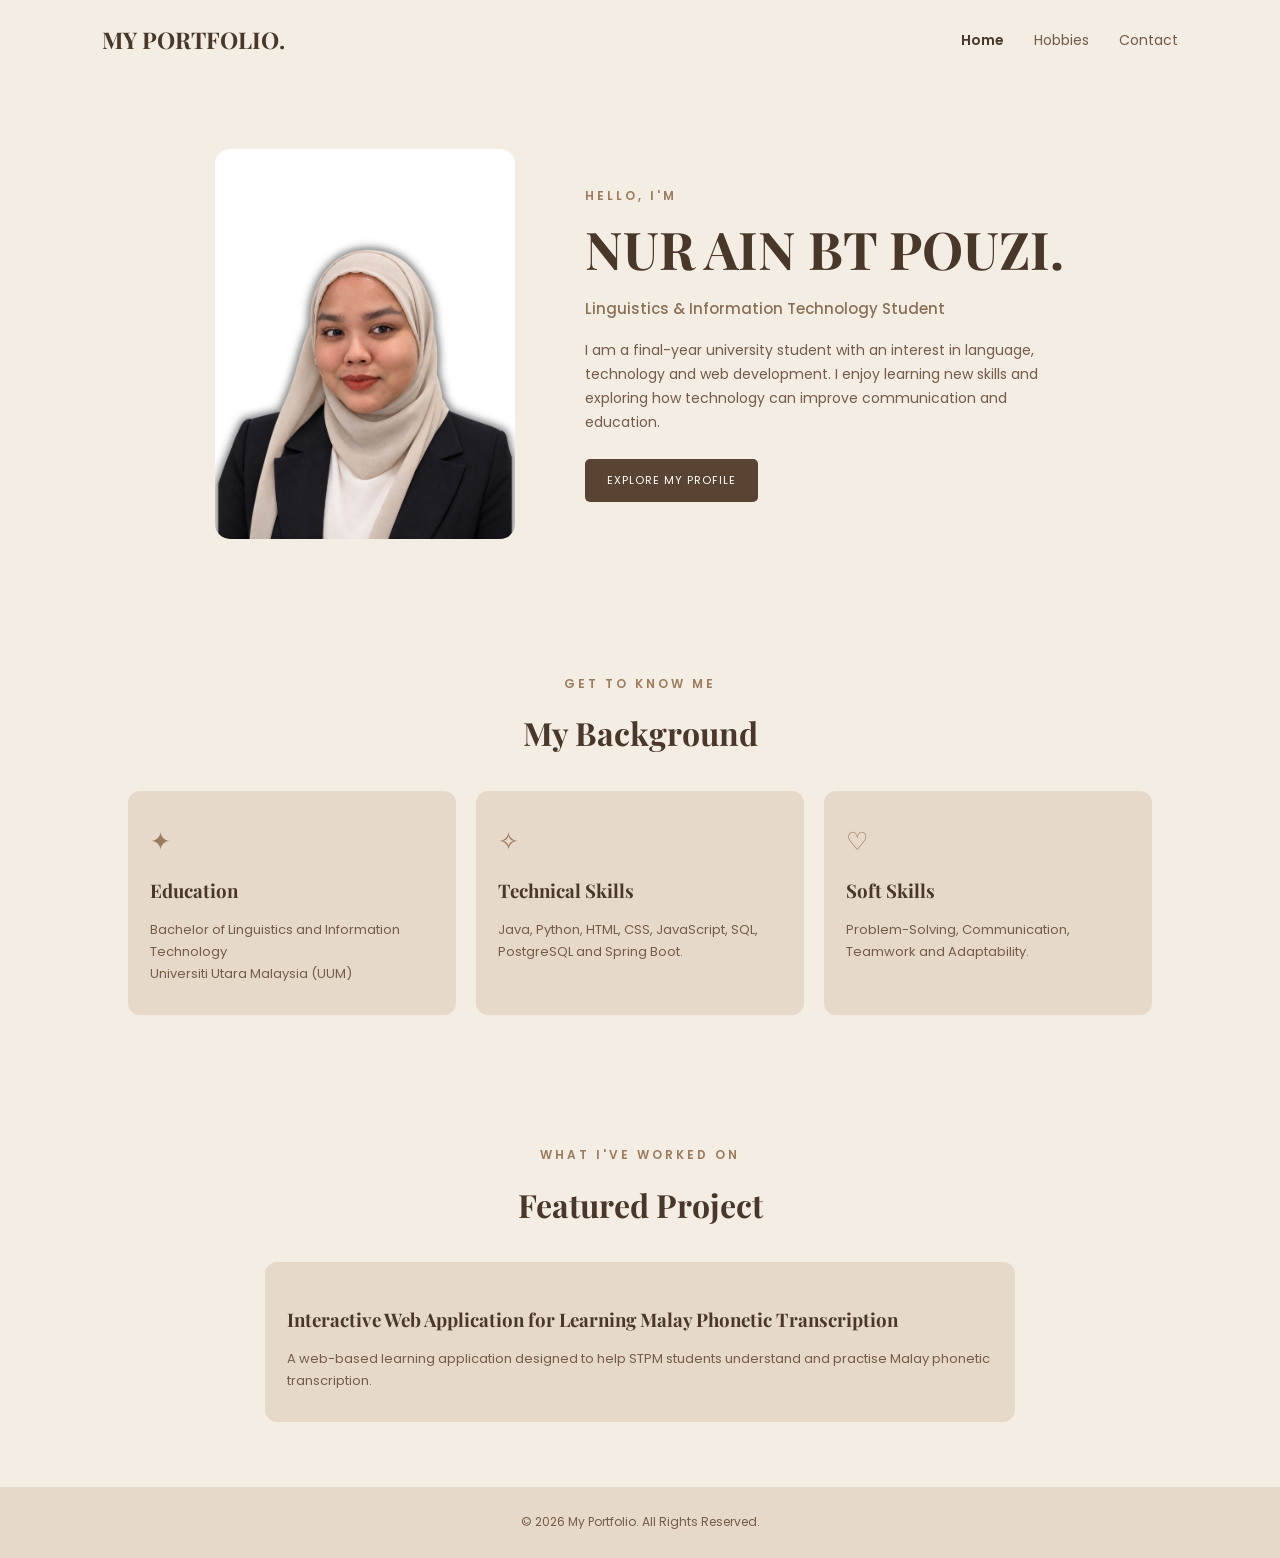
<file: index.html>
<!DOCTYPE html>
<html lang="en">
<head>
    <meta charset="UTF-8">
    <title>
        <!DOCTYPE html>
        <html lang="en">
        <head>
        <meta charset="UTF-8">
        <meta name="viewport" content="width=device-width, initial-scale=1.0">
        <title>Home | My Portfolio</title>
    <link rel="stylesheet" href="style.css">
    <link href="https://fonts.googleapis.com/css2?family=Playfair+Display:wght@400;500;600;700&family=Poppins:wght@300;400;500;600&display=swap" rel="stylesheet">
</head>
<body>

<header>
    <nav class="navbar">
        <a href="index.html" class="logo">MY PORTFOLIO.</a>

        <ul class="nav-links">
            <li><a href="index.html" class="active">Home</a></li>
            <li><a href="hobbies.html">Hobbies</a></li>
            <li><a href="contact.html">Contact</a></li>
        </ul>
    </nav>
</header>

<main>
    <section class="hero">
        <div class="profile-container">
            <img src="images/profile.jpg" alt="My Profile Picture" class="profile-img">
        </div>

        <div class="hero-content">
            <p class="eyebrow">HELLO, I'M</p>
            <h1>NUR AIN BT POUZI.</h1>
            <h3>Linguistics & Information Technology Student</h3>

            <p class="intro">
                I am a final-year university student with an interest
                in language, technology and web development.
                I enjoy learning new skills and exploring how
                technology can improve communication and education.
            </p>

            <a href="#background" class="btn">EXPLORE MY PROFILE</a>
        </div>
    </section>

    <section class="background-section" id="background">
        <p class="eyebrow">GET TO KNOW ME</p>
        <h2>My Background</h2>

        <div class="info-grid">
            <div class="info-card">
                <span class="card-icon">✦</span>
                <h3>Education</h3>
                <p>
                    Bachelor of Linguistics and Information Technology
                    <br>
                    Universiti Utara Malaysia (UUM)
                </p>
            </div>

            <div class="info-card">
                <span class="card-icon">✧</span>
                <h3>Technical Skills</h3>
                <p>
                    Java, Python, HTML, CSS, JavaScript,
                    SQL, PostgreSQL and Spring Boot.
                </p>
            </div>

            <div class="info-card">
                <span class="card-icon">♡</span>
                <h3>Soft Skills</h3>
                <p>
                    Problem-Solving, Communication,
                    Teamwork and Adaptability.
                </p>
            </div>
        </div>
    </section>

    <section class="project-section">
        <p class="eyebrow">WHAT I'VE WORKED ON</p>
        <h2>Featured Project</h2>

        <div class="project-card">
            <h3>Interactive Web Application for Learning
                Malay Phonetic Transcription</h3>

            <p>
                A web-based learning application designed to help
                STPM students understand and practise Malay
                phonetic transcription.
            </p>
        </div>
    </section>
</main>

<footer>
    <p>© 2026 My Portfolio. All Rights Reserved.</p>
</footer>

</body>
</html>
</title>
</head>
<body>

</body>
</html>
</file>
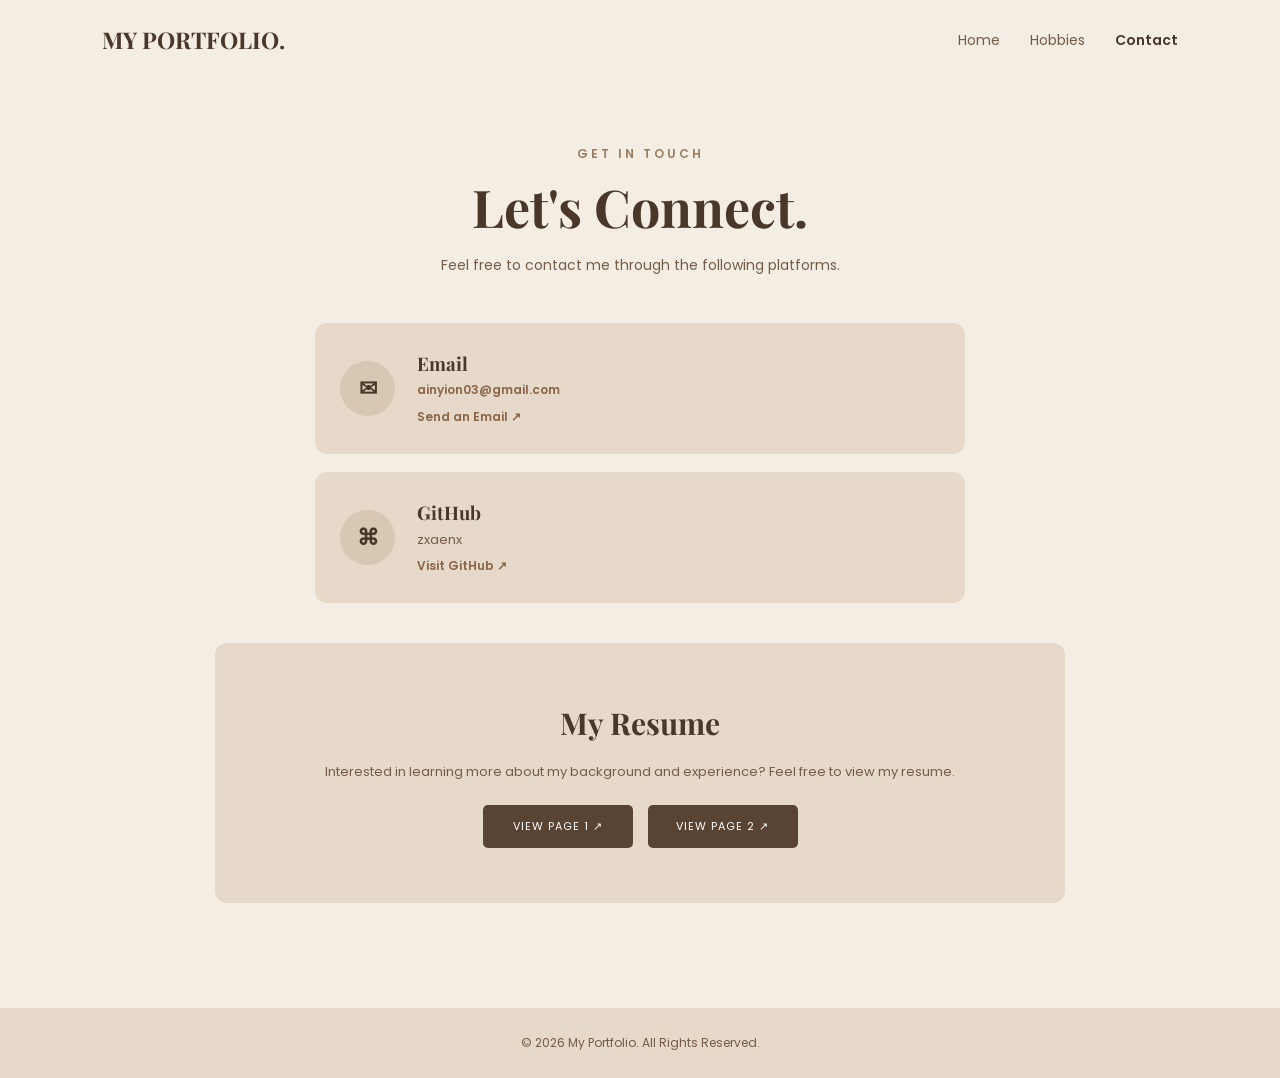
<file: contact.html>
<!DOCTYPE html>
<html lang="en">
<head>
    <meta charset="UTF-8">
    <meta name="viewport" content="width=device-width, initial-scale=1.0">
    <title>Contact | My Portfolio</title>

    <link rel="stylesheet" href="style.css">

    <link href="https://fonts.googleapis.com/css2?family=Playfair+Display:wght@400;500;600;700&family=Poppins:wght@300;400;500;600&display=swap" rel="stylesheet">
</head>

<body>

<header>
    <nav class="navbar">
        <a href="index.html" class="logo">MY PORTFOLIO.</a>

        <ul class="nav-links">
            <li><a href="index.html">Home</a></li>
            <li><a href="hobbies.html">Hobbies</a></li>
            <li><a href="contact.html" class="active">Contact</a></li>
        </ul>
    </nav>
</header>

<main class="page-container">

    <!-- PAGE HEADING -->
    <section class="page-heading">
        <p class="eyebrow">GET IN TOUCH</p>
        <h1>Let's Connect.</h1>
        <p>
            Feel free to contact me through the
            following platforms.
        </p>
    </section>

    <!-- CONTACT INFORMATION -->
    <section class="contact-container">

        <!-- EMAIL -->
        <div class="contact-card">
            <div class="contact-icon">✉</div>
            <div>
                <h3>Email</h3>
                <p>
                    <a href="mailto:ainyion03@gmail.com">
                        ainyion03@gmail.com
                    </a>
                </p>
                <a href="mailto:ainyion03@gmail.com">
                    Send an Email ↗
                </a>
            </div>
        </div>

        <!-- GITHUB -->
        <div class="contact-card">
            <div class="contact-icon">⌘</div>
            <div>
                <h3>GitHub</h3>
                <p>zxaenx</p>
                <a href="https://github.com/zxaenx"
                   target="_blank" rel="noopener noreferrer">
                    Visit GitHub ↗
                </a>
            </div>
        </div>

    </section>


    <section class="resume-section">
        <h2>My Resume</h2>

        <p>
            Interested in learning more about my background
            and experience? Feel free to view my resume.
        </p>

        <div class="resume-buttons">
            <a href="images/images1.jpg" target="_blank" class="btn">
                VIEW PAGE 1 ↗
            </a>

            <a href="images/images2.jpg" target="_blank" class="btn">
                VIEW PAGE 2 ↗
            </a>
        </div>
    </section>

</main>

<!-- FOOTER -->
<footer>
    <p>© 2026 My Portfolio. All Rights Reserved.</p>
</footer>

</body>
</html>
</file>
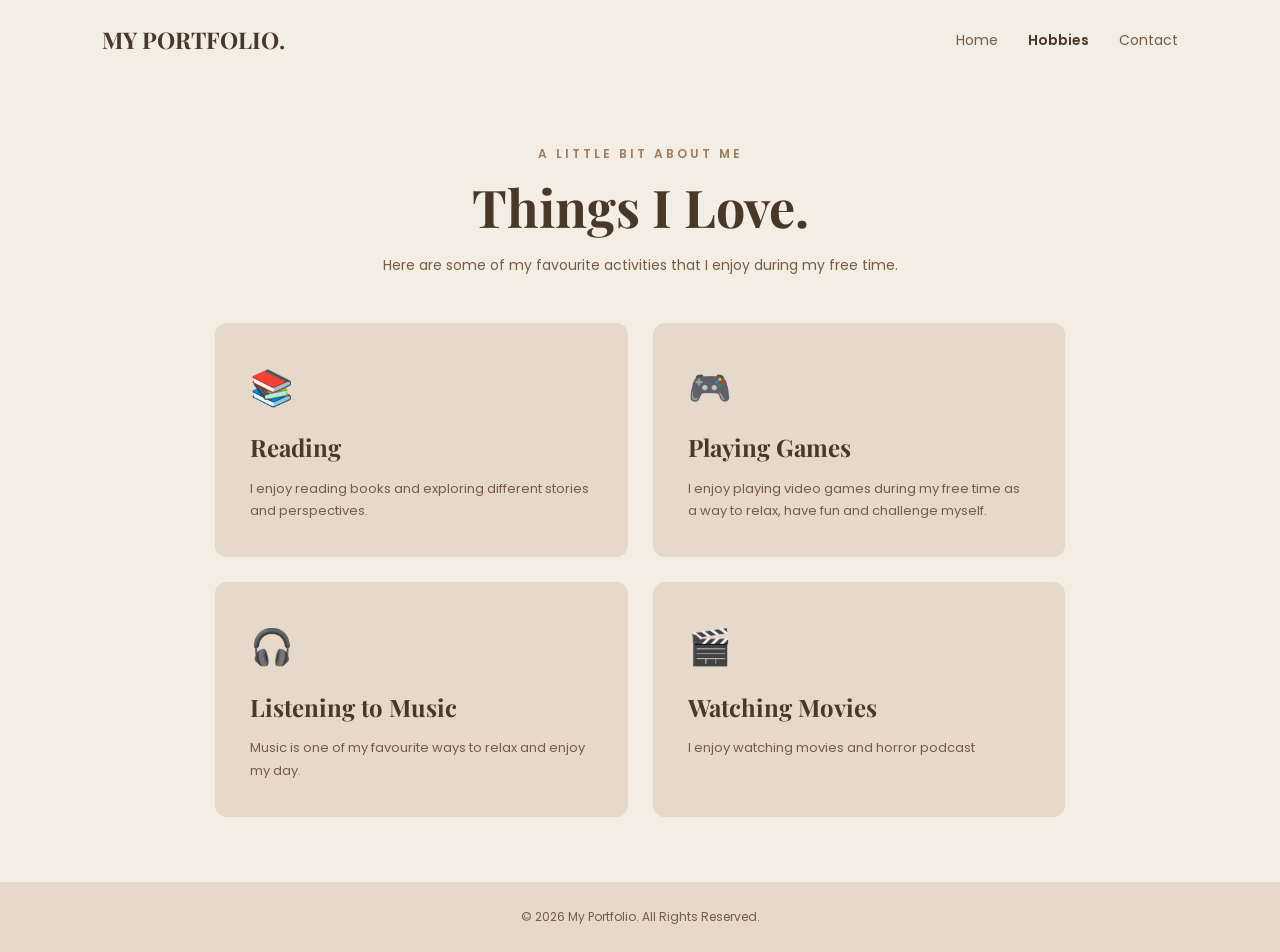
<file: hobbies.html>
<!DOCTYPE html>
<html lang="en">
<head>
    <meta charset="UTF-8">
    <meta name="viewport" content="width=device-width, initial-scale=1.0">
    <title>Hobbies | My Portfolio</title>
    <link rel="stylesheet" href="style.css">
    <link href="https://fonts.googleapis.com/css2?family=Playfair+Display:wght@400;500;600;700&family=Poppins:wght@300;400;500;600&display=swap" rel="stylesheet">
</head>
<body>

<header>
    <nav class="navbar">
        <a href="index.html" class="logo">MY PORTFOLIO.</a>

        <ul class="nav-links">
            <li><a href="index.html">Home</a></li>
            <li><a href="hobbies.html" class="active">Hobbies</a></li>
            <li><a href="contact.html">Contact</a></li>
        </ul>
    </nav>
</header>

<main class="page-container">
    <section class="page-heading">
        <p class="eyebrow">A LITTLE BIT ABOUT ME</p>
        <h1>Things I Love.</h1>
        <p>Here are some of my favourite activities
            that I enjoy during my free time.</p>
    </section>

    <section class="hobby-grid">

        <div class="hobby-card">
            <div class="hobby-icon">📚</div>
            <h2>Reading</h2>
            <p>
                I enjoy reading books and exploring
                different stories and perspectives.
            </p>
        </div>


        <div class="hobby-card">
            <div class="hobby-icon">🎮</div>
            <h2>Playing Games</h2>
            <p>
                I enjoy playing video games during my
                free time as a way to relax, have fun
                and challenge myself.
            </p>
        </div>

        <div class="hobby-card">
            <div class="hobby-icon">🎧</div>
            <h2>Listening to Music</h2>
            <p>
                Music is one of my favourite ways
                to relax and enjoy my day.
            </p>
        </div>

        <div class="hobby-card">
            <div class="hobby-icon">🎬</div>
            <h2>Watching Movies</h2>
            <p>
                I enjoy watching movies and horror podcast
            </p>
        </div>

    </section>
</main>

<footer>
    <p>© 2026 My Portfolio. All Rights Reserved.</p>
</footer>

</body>
</html>
</file>
<file: style.css>
/* GENERAL SETTINGS */
* {
    margin: 0;
    padding: 0;
    box-sizing: border-box;
}

html {
    scroll-behavior: smooth;
}

body {
    background-color: #F3EDE3;
    color: #493729;
    font-family: 'Poppins', sans-serif;
    line-height: 1.7;
}

/* NAVIGATION BAR */
header {
    padding: 20px 8%;
    background-color: #F3EDE3;
}

.navbar {
    display: flex;
    justify-content: space-between;
    align-items: center;
}

.logo {
    color: #493729;
    font-family: 'Playfair Display', serif;
    font-size: 23px;
    font-weight: 700;
    text-decoration: none;
}

.nav-links {
    display: flex;
    gap: 30px;
    list-style: none;
}

.nav-links a {
    color: #755C48;
    text-decoration: none;
    font-size: 14px;
    transition: 0.3s;
}

.nav-links a:hover,
.nav-links a.active {
    color: #493729;
    font-weight: 600;
}

/* HOME PAGE */
.hero {
    min-height: 520px;
    display: flex;
    align-items: center;
    justify-content: center;
    gap: 70px;
    padding: 70px 12%;
}

.profile-container {
    width: 300px;
    height: 390px;
    flex-shrink: 0;
    overflow: hidden;
    border-radius: 15px;
    background-color: #D8C7B3;
}

.profile-img {
    width: 100%;
    height: 100%;
    object-fit: cover;
}

.hero-content {
    max-width: 480px;
}

.eyebrow {
    color: #9B7C5E;
    font-size: 12px;
    font-weight: 600;
    letter-spacing: 3px;
    margin-bottom: 12px;
}

.hero h1,
.page-heading h1 {
    font-family: 'Playfair Display', serif;
    font-size: 52px;
    line-height: 1.2;
    margin-bottom: 15px;
}

.hero h3 {
    font-size: 15px;
    color: #8B7058;
    margin-bottom: 18px;
    font-weight: 500;
}

.intro {
    font-size: 14px;
    color: #755C48;
    margin-bottom: 25px;
}

.btn {
    display: inline-block;
    background-color: #594332;
    color: white;
    padding: 12px 22px;
    border-radius: 5px;
    text-decoration: none;
    font-size: 11px;
    letter-spacing: 1px;
    transition: 0.3s;
}

.btn:hover {
    background-color: #8B7058;
}

/* BACKGROUND AND PROJECT SECTIONS */
.background-section,
.project-section {
    padding: 65px 10%;
    text-align: center;
}

.background-section h2,
.project-section h2 {
    font-family: 'Playfair Display', serif;
    font-size: 32px;
    margin-bottom: 30px;
}

.info-grid {
    display: grid;
    grid-template-columns: repeat(3, 1fr);
    gap: 20px;
}

.info-card,
.project-card {
    background-color: #E6D9C9;
    padding: 30px 22px;
    border-radius: 12px;
    text-align: left;
}

.card-icon {
    color: #9B7C5E;
    font-size: 25px;
}

.info-card h3,
.project-card h3 {
    font-family: 'Playfair Display', serif;
    margin: 12px 0;
}

.info-card p,
.project-card p {
    font-size: 13px;
    color: #755C48;
}

.project-card {
    max-width: 750px;
    margin: auto;
}

/* HOBBIES AND CONTACT PAGES */
.page-container {
    min-height: 75vh;
    padding: 65px 10%;
}

.page-heading {
    text-align: center;
    margin-bottom: 45px;
}

.page-heading p:not(.eyebrow) {
    color: #755C48;
    font-size: 14px;
}

.hobby-grid {
    display: grid;
    grid-template-columns: repeat(2, 1fr);
    gap: 25px;
    max-width: 850px;
    margin: auto;
}

.hobby-card {
    background-color: #E6D9C9;
    padding: 35px;
    border-radius: 12px;
    transition: 0.3s;
}

.hobby-card:hover {
    transform: translateY(-5px);
}

.hobby-icon {
    font-size: 35px;
    margin-bottom: 10px;
}

.hobby-card h2 {
    font-family: 'Playfair Display', serif;
    margin-bottom: 10px;
}

.hobby-card p {
    font-size: 13px;
    color: #755C48;
}

/* CONTACT PAGE */
.contact-container {
    max-width: 650px;
    margin: auto;
    display: flex;
    flex-direction: column;
    gap: 18px;
}

.contact-card {
    display: flex;
    align-items: center;
    gap: 22px;
    background-color: #E6D9C9;
    padding: 25px;
    border-radius: 12px;
}

.contact-icon {
    width: 55px;
    height: 55px;
    background-color: #D8C7B3;
    border-radius: 50%;
    display: flex;
    justify-content: center;
    align-items: center;
    font-size: 22px;
    font-weight: 600;
}

.contact-card h3 {
    font-family: 'Playfair Display', serif;
}

.contact-card p {
    color: #755C48;
    font-size: 13px;
}

.contact-card a {
    color: #8B6545;
    font-size: 12px;
    font-weight: 600;
    text-decoration: none;
}

/* RESUME SECTION */
.resume-section {
    text-align: center;
    padding: 55px 20px;
    margin: 40px auto;
    background-color: #E6D9C9;
    border-radius: 12px;
    max-width: 850px;
}

.resume-section h2 {
    font-family: 'Playfair Display', serif;
    font-size: 30px;
    margin-bottom: 12px;
}

.resume-section p {
    color: #755C48;
    font-size: 13px;
    margin-bottom: 22px;
}

.resume-buttons {
    display: flex;
    justify-content: center;
    gap: 15px;
    flex-wrap: wrap;
}

.resume-buttons .btn {
    min-width: 150px;
}

/* FOOTER */
footer {
    text-align: center;
    padding: 25px;
    background-color: #E6D9C9;
    color: #755C48;
    font-size: 12px;
}

/* RESPONSIVE DESIGN */
@media (max-width: 768px) {

    header {
        padding: 18px 5%;
    }

    .navbar {
        flex-direction: column;
        gap: 15px;
    }

    .nav-links {
        gap: 20px;
    }

    .hero {
        flex-direction: column;
        text-align: center;
        padding: 45px 8%;
        gap: 30px;
    }

    .profile-container {
        width: 230px;
        height: 290px;
    }

    .hero h1,
    .page-heading h1 {
        font-size: 38px;
    }

    .info-grid,
    .hobby-grid {
        grid-template-columns: 1fr;
    }

    .background-section,
    .project-section,
    .page-container {
        padding: 45px 7%;
    }

    .resume-section {
        padding: 40px 15px;
    }

    .resume-buttons {
        flex-direction: column;
        align-items: center;
    }

    .resume-buttons .btn {
        width: 180px;
    }
}
</file>
